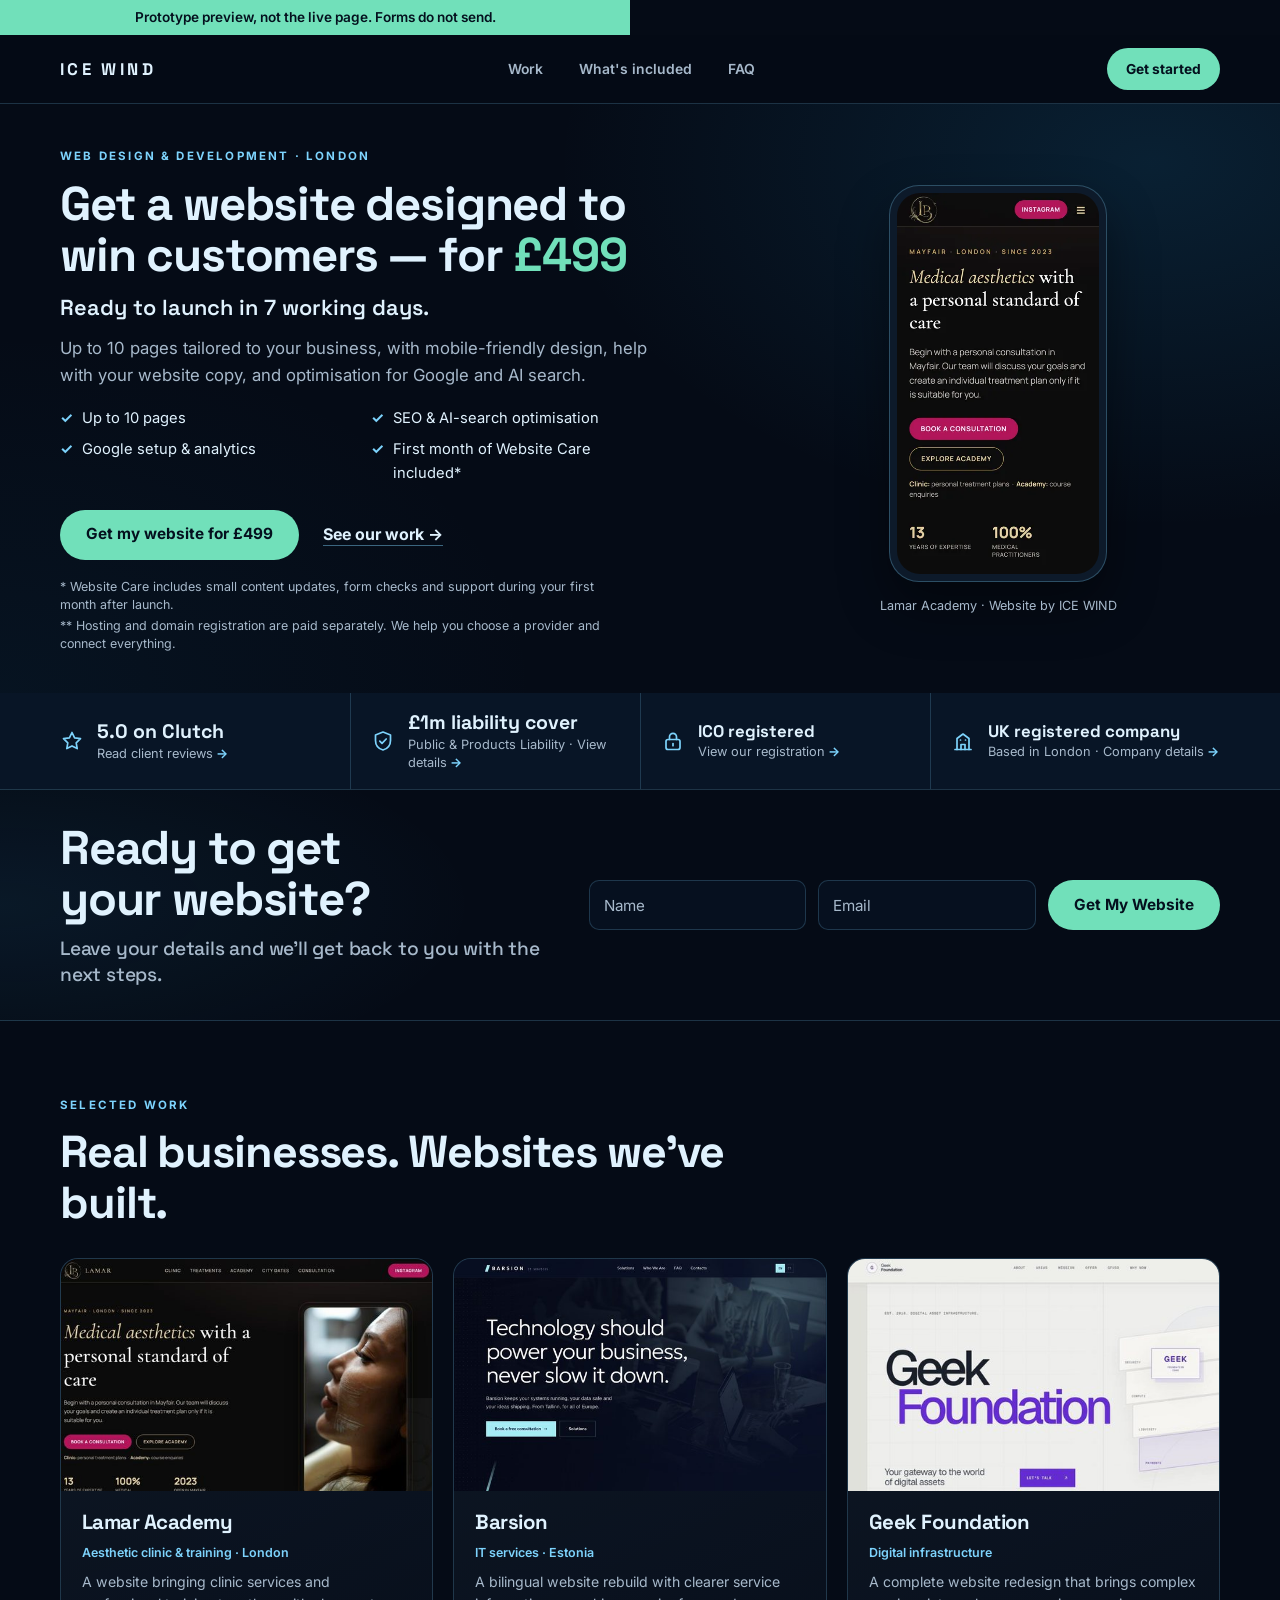
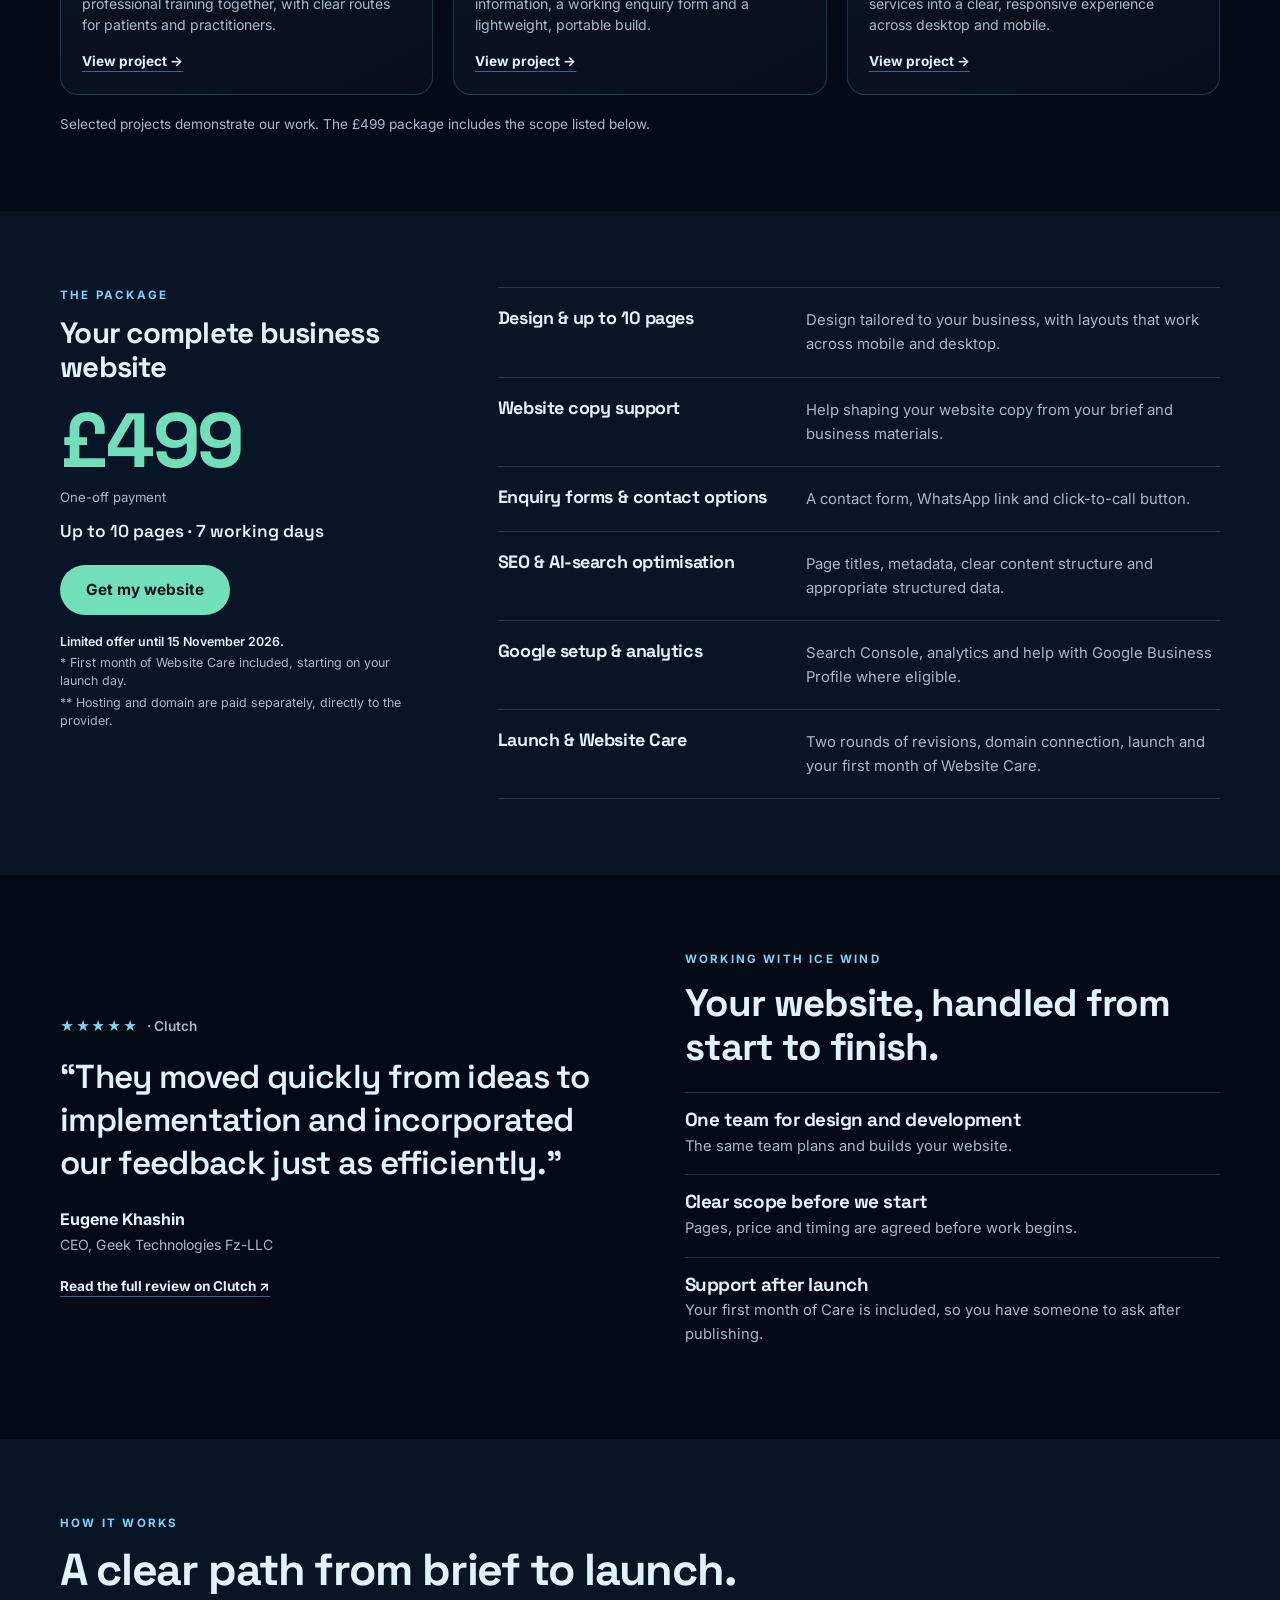
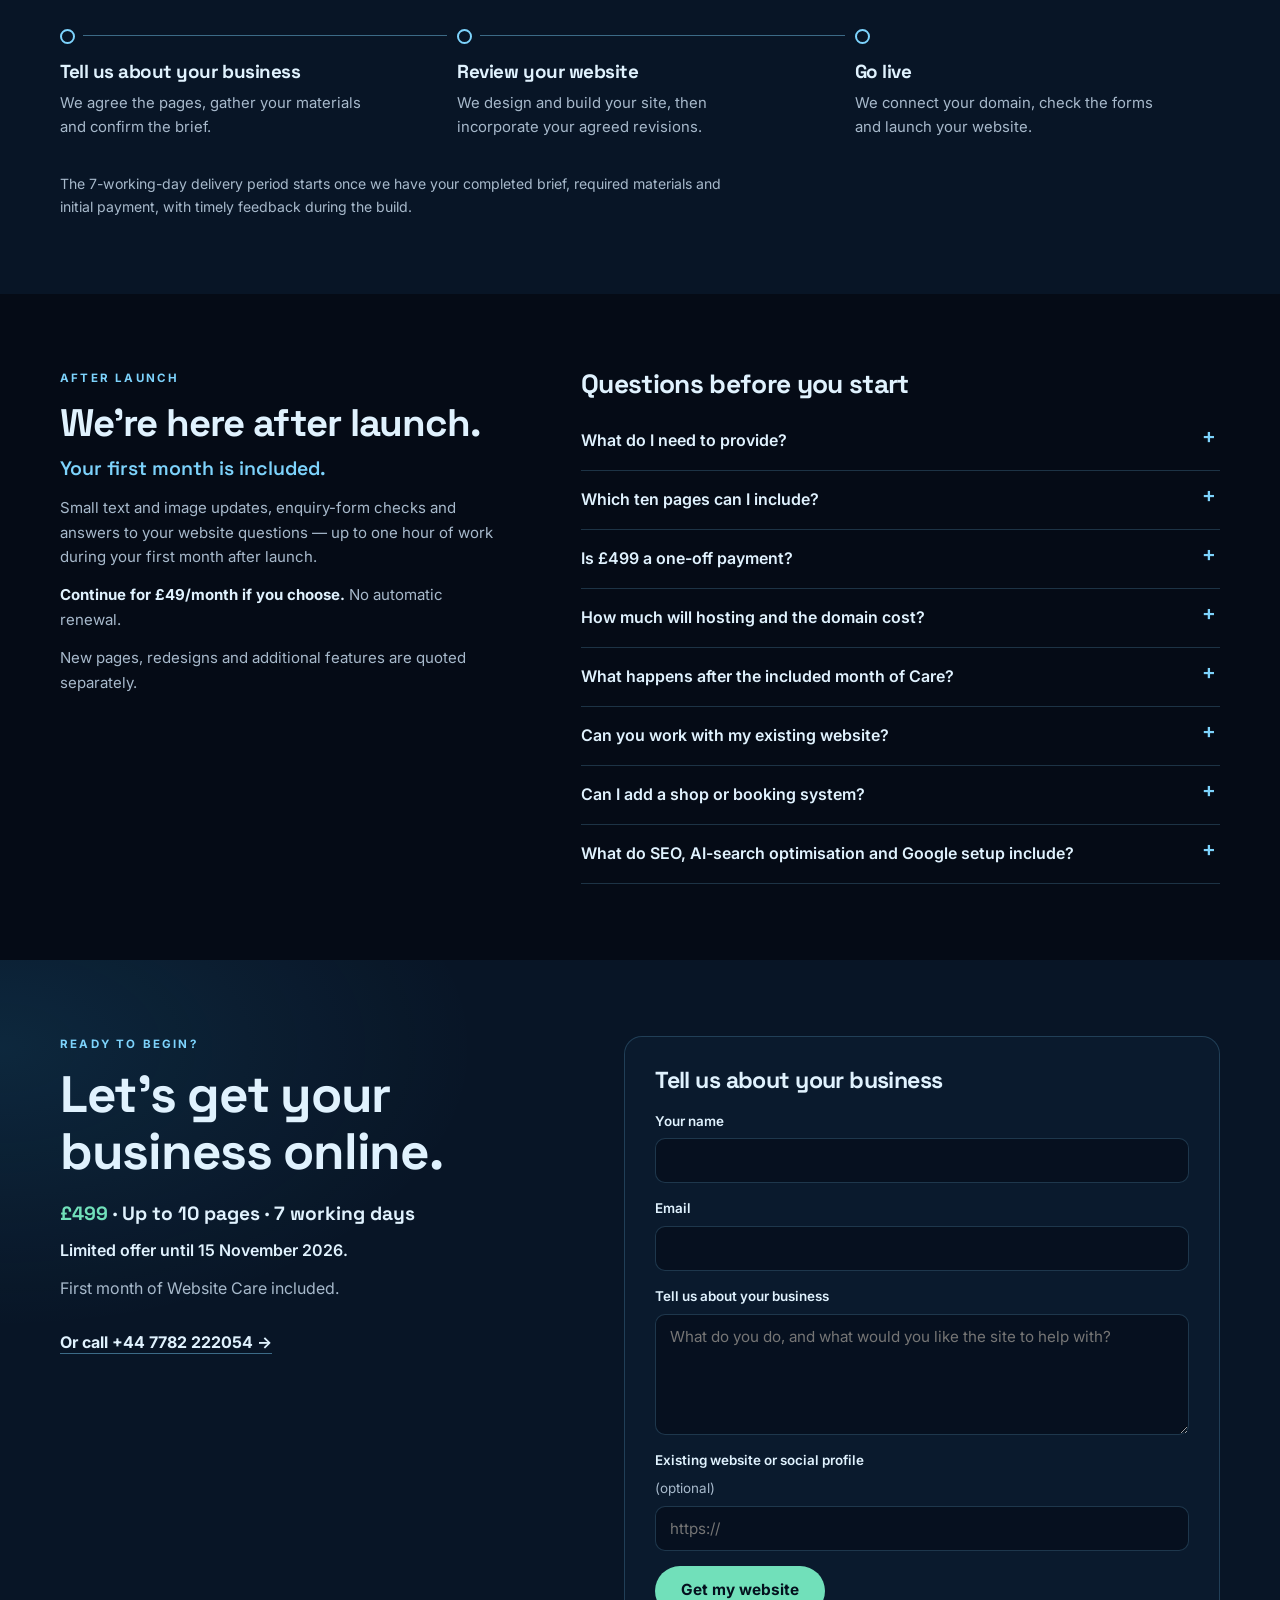
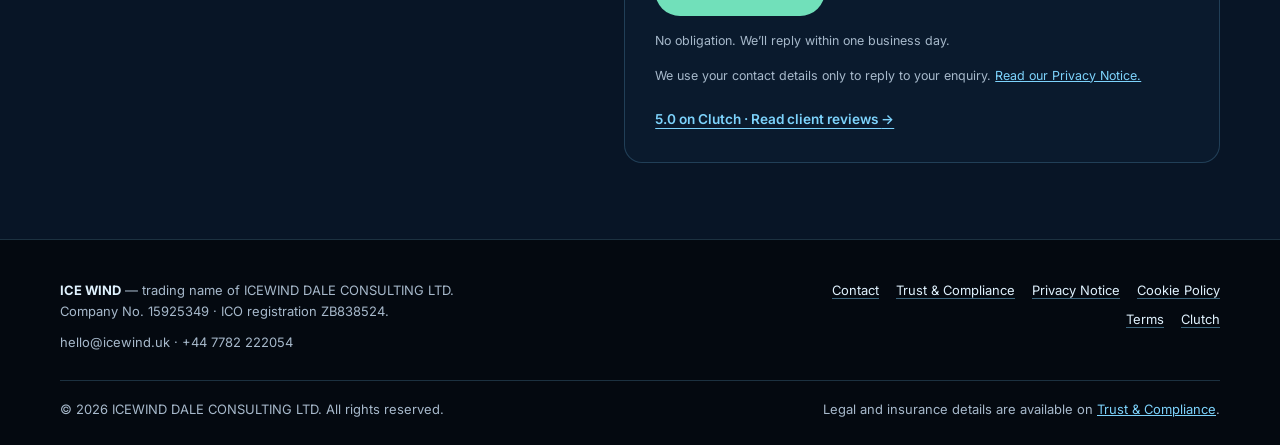
<file: limitedoffer-preview/index.html>
<!doctype html>
<html lang="en">
<head>
  <meta charset="utf-8">
  <meta name="viewport" content="width=device-width, initial-scale=1">
  <meta name="robots" content="noindex,nofollow">
  <meta name="theme-color" content="#050b16">
  <link rel="icon" href="favicon.svg" type="image/svg+xml">
  <title>Business website for £499 | ICE WIND</title>
  <meta name="description" content="A business website of up to 10 pages for £499, ready in 7 working days once your brief and materials are complete. Design, SEO &amp; AI-search optimisation and your first month of Website Care included.">
  <meta property="og:type" content="website">
  <meta property="og:site_name" content="ICE WIND">
  <meta property="og:title" content="Business website for £499 | ICE WIND">
  <meta property="og:description" content="Up to 10 pages, ready in 7 working days. Design, SEO &amp; AI-search optimisation and your first month of Website Care included.">
  <meta property="og:url" content="https://icewind.uk/limitedoffer/">
  <meta property="og:locale" content="en_GB">
  <meta property="og:image" content="https://icewind.uk/assets/og-cover.jpg">
  <meta property="og:image:width" content="1200">
  <meta property="og:image:height" content="630">
  <meta property="og:image:alt" content="ICE WIND web development studio">
  <meta name="twitter:card" content="summary_large_image">
  <meta name="twitter:title" content="Business website for £499 | ICE WIND">
  <meta name="twitter:description" content="Up to 10 pages, ready in 7 working days. Design, SEO &amp; AI-search optimisation and your first month of Website Care included.">
  <meta name="twitter:image" content="https://icewind.uk/assets/og-cover.jpg">
  <link rel="preconnect" href="https://fonts.googleapis.com">
  <link rel="preconnect" href="https://fonts.gstatic.com" crossorigin>
  <link href="https://fonts.googleapis.com/css2?family=Inter:wght@400;500;600;700&amp;family=Space+Grotesk:wght@500;600;700&amp;display=swap" rel="stylesheet">
  <link rel="stylesheet" href="assets/limitedoffer.css?v=p2">
  <!-- ICEWIND:ORGANIZATION-SCHEMA:START -->
<!-- ICEWIND:ORGANIZATION-SCHEMA:END -->
  </head>
<body>
  <p style="margin:0;padding:8px 16px;background:#71e0ba;color:#04101e;font:600 .85rem/1.4 Inter,sans-serif;text-align:center">Prototype preview, not the live page. Forms do not send.</p>
  <a class="skip-link" href="#main">Skip to content</a>
  <header class="offer-header">
    <div class="wrap header-row">
      <a class="brand" href="https://icewind.uk/" aria-label="ICE WIND home">ICE WIND</a>
      <nav class="header-links" aria-label="On this page"><a href="#work">Work</a><a href="#included">What's included</a><a href="#faq">FAQ</a></nav>
      <a class="button button-small" href="#enquiry">Get started</a>
    </div>
  </header>
  <main id="main">
    <section class="hero" aria-labelledby="hero-title"><div class="wrap hero-grid">
      <div class="hero-copy"><p class="eyebrow">Web design &amp; development · London</p><h1 id="hero-title">Get a website designed to win customers — for <span class="price">£499</span></h1><p class="hero-time">Ready to launch in 7 working days.</p><p class="lead">Up to 10 pages tailored to your business, with mobile-friendly design, help with your website copy, and optimisation for Google and AI search.</p>
        <ul class="hero-points"><li>Up to 10 pages</li><li>SEO &amp; AI-search optimisation</li><li>Google setup &amp; analytics</li><li>First month of Website Care included*</li></ul>
        <div class="actions"><a class="button" href="#enquiry">Get my website for £499</a><a class="text-link" href="#work">See our work <span aria-hidden="true">→</span></a></div>
        <div class="notes"><p>* Website Care includes small content updates, form checks and support during your first month after launch.</p><p>** Hosting and domain registration are paid separately. We help you choose a provider and connect everything.</p></div>
      </div>
      <figure class="hero-visual"><div class="phone"><picture><source type="image/webp" srcset="assets/work/lamar-academy/07-mobile-hero-390.webp 390w, assets/work/lamar-academy/07-mobile-hero.webp 780w" sizes="230px"><img src="assets/work/lamar-academy/07-mobile-hero-390.jpg" srcset="assets/work/lamar-academy/07-mobile-hero-390.jpg 390w, assets/work/lamar-academy/07-mobile-hero.jpg 780w" sizes="230px" width="390" height="844" alt="Mobile view of the Lamar Academy website created by ICE WIND" fetchpriority="high"></picture></div><figcaption>Lamar Academy · Website by ICE WIND</figcaption></figure>
    </div></section>

    <section class="proof" aria-label="Company facts"><div class="wrap"><ul class="proof-list">
      <li><a class="proof-item proof-key" href="https://clutch.co/profile/ice-wind" target="_blank" rel="noopener noreferrer"><svg class="proof-icon" viewBox="0 0 24 24" aria-hidden="true"><path d="M12 3.5l2.6 5.3 5.9.9-4.3 4.1 1 5.8L12 16.9l-5.2 2.7 1-5.8-4.3-4.1 5.9-.9z"/></svg><span class="proof-text"><strong>5.0 on Clutch</strong><span>Read client reviews</span></span><span class="proof-arrow" aria-hidden="true">→</span></a></li>
      <li><a class="proof-item proof-key" href="https://icewind.uk/trust/"><svg class="proof-icon" viewBox="0 0 24 24" aria-hidden="true"><path d="M12 3l7.5 3v5.5c0 4.5-3.1 8.2-7.5 9.5-4.4-1.3-7.5-5-7.5-9.5V6z"/><path d="M8.8 12.2l2.2 2.2 4.2-4.4"/></svg><span class="proof-text"><strong>£1m liability cover</strong><span>Public &amp; Products Liability · View details</span></span><span class="proof-arrow" aria-hidden="true">→</span></a></li>
      <li><a class="proof-item" href="https://ico.org.uk/ESDWebPages/Entry/ZB838524" target="_blank" rel="noopener noreferrer"><svg class="proof-icon" viewBox="0 0 24 24" aria-hidden="true"><rect x="5" y="10.5" width="14" height="10" rx="2"/><path d="M8.5 10.5V7.8a3.5 3.5 0 0 1 7 0v2.7"/><path d="M12 14.5v2.2"/></svg><span class="proof-text"><strong>ICO registered</strong><span>View our registration</span></span><span class="proof-arrow" aria-hidden="true">→</span></a></li>
      <li><a class="proof-item" href="https://find-and-update.company-information.service.gov.uk/company/15925349" target="_blank" rel="noopener noreferrer"><svg class="proof-icon" viewBox="0 0 24 24" aria-hidden="true"><path d="M4 20.5h16"/><path d="M6 20.5V9.5l6-4.5 6 4.5v11"/><path d="M10 20.5v-5h4v5"/><path d="M9.5 11h.01M14.5 11h.01"/></svg><span class="proof-text"><strong>UK registered company</strong><span>Based in London · Company details</span></span><span class="proof-arrow" aria-hidden="true">→</span></a></li>
    </ul></div></section>

    <section class="inline-cta" id="inline-cta" aria-labelledby="inline-cta-title">
      <div class="wrap inline-cta-row">
        <div class="inline-cta-copy">
          <h2 id="inline-cta-title">Ready to get your website?</h2>
          <p>Leave your details and we’ll get back to you with the next steps.</p>
        </div>
        <form class="inline-cta-form" id="inline-form" novalidate>
          <label><span class="visually-hidden">Name</span><input name="Name" type="text" placeholder="Name" autocomplete="name"></label>
          <label><span class="visually-hidden">Email</span><input name="Contact" type="email" placeholder="Email" autocomplete="email"></label>
          <button class="button" type="button">Get My Website</button>
        </form>
      </div>
    </section>

    <section class="section" id="work"><div class="wrap"><div class="section-heading"><p class="eyebrow">Selected work</p><h2>Real businesses. Websites we’ve built.</h2></div><div class="case-grid">
      <article class="case-card"><a class="case-image" href="https://icewind.uk/work/lamar-academy/" tabindex="-1" aria-hidden="true"><img src="assets/work/lamar-academy/01-lamar-hero-640.jpg" srcset="assets/work/lamar-academy/01-lamar-hero-640.jpg 640w, assets/work/lamar-academy/01-lamar-hero.jpg 1280w" sizes="(max-width: 900px) 100vw, 380px" width="1280" height="720" loading="lazy" alt="Lamar Academy website homepage"></a><div class="case-body"><h3>Lamar Academy</h3><p class="case-sector">Aesthetic clinic &amp; training · London</p><p>A website bringing clinic services and professional training together, with clear routes for patients and practitioners.</p><a class="card-link" href="https://icewind.uk/work/lamar-academy/">View project <span aria-hidden="true">→</span></a></div></article>
      <article class="case-card"><a class="case-image" href="https://icewind.uk/work/barsion/" tabindex="-1" aria-hidden="true"><img src="assets/work/barsion/01-hero-640.jpg" srcset="assets/work/barsion/01-hero-640.jpg 640w, assets/work/barsion/01-hero.jpg 1280w" sizes="(max-width: 900px) 100vw, 380px" width="1280" height="800" loading="lazy" alt="Barsion website homepage"></a><div class="case-body"><h3>Barsion</h3><p class="case-sector">IT services · Estonia</p><p>A bilingual website rebuild with clearer service information, a working enquiry form and a lightweight, portable build.</p><a class="card-link" href="https://icewind.uk/work/barsion/">View project <span aria-hidden="true">→</span></a></div></article>
      <article class="case-card"><a class="case-image case-image-left" href="https://icewind.uk/work/geek-foundation/" tabindex="-1" aria-hidden="true"><img src="assets/work/geek-foundation/01-geek-foundation-hero-640.jpg" srcset="assets/work/geek-foundation/01-geek-foundation-hero-640.jpg 640w, assets/work/geek-foundation/01-geek-foundation-hero.jpg 1440w" sizes="(max-width: 900px) 100vw, 380px" width="1440" height="720" loading="lazy" alt="Geek Foundation website homepage"></a><div class="case-body"><h3>Geek Foundation</h3><p class="case-sector">Digital infrastructure</p><p>A complete website redesign that brings complex services into a clear, responsive experience across desktop and mobile.</p><a class="card-link" href="https://icewind.uk/work/geek-foundation/">View project <span aria-hidden="true">→</span></a></div></article>
    </div><p class="section-note">Selected projects demonstrate our work. The £499 package includes the scope listed below.</p></div></section>

    <section class="section section-tint" id="included"><div class="wrap package-grid">
      <div class="package-offer"><p class="eyebrow">The package</p><h2>Your complete business website</h2><p class="package-price price">£499</p><p class="package-pay">One-off payment</p><p class="package-meta">Up to 10 pages · 7 working days</p><a class="button" href="#enquiry">Get my website</a><div class="notes"><p class="offer-deadline">Limited offer until 15 November 2026.</p><p>* First month of Website Care included, starting on your launch day.</p><p>** Hosting and domain are paid separately, directly to the provider.</p></div></div>
      <ul class="package-list">
        <li><h3>Design &amp; up to 10 pages</h3><p>Design tailored to your business, with layouts that work across mobile and desktop.</p></li>
        <li><h3>Website copy support</h3><p>Help shaping your website copy from your brief and business materials.</p></li>
        <li><h3>Enquiry forms &amp; contact options</h3><p>A contact form, WhatsApp link and click-to-call button.</p></li>
        <li><h3>SEO &amp; AI-search optimisation</h3><p>Page titles, metadata, clear content structure and appropriate structured data.</p></li>
        <li><h3>Google setup &amp; analytics</h3><p>Search Console, analytics and help with Google Business Profile where eligible.</p></li>
        <li><h3>Launch &amp; Website Care</h3><p>Two rounds of revisions, domain connection, launch and your first month of Website Care.</p></li>
      </ul>
    </div></section>

    <section class="section"><div class="wrap reasons-grid"><figure class="quote"><p class="rating"><span>★★★★★</span> · Clutch</p><blockquote>“They moved quickly from ideas to implementation and incorporated our feedback just as efficiently.”</blockquote><figcaption><strong>Eugene Khashin</strong><span>CEO, Geek Technologies Fz-LLC</span></figcaption><a class="card-link" href="https://clutch.co/go-to-review/dc8386d8-335c-4f48-851c-7d0622683ff3/485830" target="_blank" rel="noopener noreferrer">Read the full review on Clutch <span aria-hidden="true">↗</span></a></figure><div class="reasons"><p class="eyebrow">Working with ICE WIND</p><h2>Your website, handled from start to finish.</h2><div class="reason"><h3>One team for design and development</h3><p>The same team plans and builds your website.</p></div><div class="reason"><h3>Clear scope before we start</h3><p>Pages, price and timing are agreed before work begins.</p></div><div class="reason"><h3>Support after launch</h3><p>Your first month of Care is included, so you have someone to ask after publishing.</p></div></div></div></section>

    <section class="section section-tint"><div class="wrap"><div class="section-heading"><p class="eyebrow">How it works</p><h2>A clear path from brief to launch.</h2></div><ol class="timeline"><li><h3>Tell us about your business</h3><p>We agree the pages, gather your materials and confirm the brief.</p></li><li><h3>Review your website</h3><p>We design and build your site, then incorporate your agreed revisions.</p></li><li><h3>Go live</h3><p>We connect your domain, check the forms and launch your website.</p></li></ol><p class="delivery-note">The 7-working-day delivery period starts once we have your completed brief, required materials and initial payment, with timely feedback during the build.</p></div></section>

    <section class="section" id="faq"><div class="wrap faq-layout"><div class="care"><p class="eyebrow">After launch</p><h2>We’re here after launch.</h2><p class="care-accent">Your first month is included.</p><p>Small text and image updates, enquiry-form checks and answers to your website questions — up to one hour of work during your first month after launch.</p><p><strong>Continue for £49/month if you choose.</strong> No automatic renewal.</p><p>New pages, redesigns and additional features are quoted separately.</p></div><div class="faq"><h2>Questions before you start</h2><details><summary>What do I need to provide?</summary><p>A completed brief, your logo and brand materials if you have them, and the information or images you want on the site. We can help shape copy from your notes.</p></details><details><summary>Which ten pages can I include?</summary><p>We agree the page list before work begins. Home, About, Services, individual service pages, Work, Reviews, FAQ and Contact are one common mix, but yours can be different.</p></details><details><summary>Is £499 a one-off payment?</summary><p>Yes. The website package is a single payment of £499. Hosting and the domain are paid to their providers, and Website Care after the included month is optional at £49/month.</p></details><details><summary>How much will hosting and the domain cost?</summary><p>They are paid separately, directly to the provider. We will explain suitable options and their ongoing costs before you choose. Help choosing a provider, connecting your domain and launching the site are included in the package.</p></details><details><summary>What happens after the included month of Care?</summary><p>You can continue for £49/month if you choose, with no automatic renewal. New pages, redesigns and extra features are quoted separately.</p></details><details><summary>Can you work with my existing website?</summary><p>Yes. We will assess whether this fixed package fits, or whether a separate redesign quote makes more sense.</p></details><details><summary>Can I add a shop or booking system?</summary><p>A shop or custom booking system is outside this £499 package. Tell us what you need and we can quote it separately.</p></details><details><summary>What do SEO, AI-search optimisation and Google setup include?</summary><p>We set page titles and descriptions, organise content clearly, add appropriate structured data, and help connect Search Console and analytics. We can help with a Google Business Profile if your business is eligible. Search rankings and AI recommendations are never guaranteed; Google controls its own verification timetable.</p></details></div></div></section>

    <section class="section final" id="enquiry"><div class="wrap final-grid"><div><p class="eyebrow">Ready to begin?</p><h2>Let’s get your business online.</h2><p class="final-price"><span class="price">£499</span> · Up to 10 pages · 7 working days</p><p class="offer-deadline">Limited offer until 15 November 2026.</p><p>First month of Website Care included.</p><a class="text-link" href="tel:+447782222054">Or call +44 7782 222054 <span aria-hidden="true">→</span></a></div><div class="form-card"><h3>Tell us about your business</h3><p class="form-status" id="form-status" role="status" aria-live="polite" hidden></p><form id="offer-form"><input type="hidden" name="_subject" value="New ICE WIND £499 website enquiry"><input type="hidden" name="_next" value="https://icewind.uk/limitedoffer/?sent=true"><div class="honeypot" aria-hidden="true"><label for="offer-website">Leave this field empty</label><input id="offer-website" name="_honey" type="text" tabindex="-1" autocomplete="off"></div><label>Your name<input name="Name" type="text" autocomplete="name" required></label><label>Email<input name="Contact" type="email" autocomplete="email" required></label><label>Tell us about your business<textarea name="Message" rows="5" required placeholder="What do you do, and what would you like the site to help with?"></textarea></label><label>Existing website or social profile <span class="optional">(optional)</span><input name="Reference" type="text" inputmode="url" placeholder="https://"></label><button class="button" type="button">Get my website</button><p class="form-small">No obligation. We’ll reply within one business day.</p><p class="form-small">We use your contact details only to reply to your enquiry. <a href="https://icewind.uk/privacy/">Read our Privacy Notice.</a></p></form><a class="form-review" href="https://clutch.co/profile/ice-wind" target="_blank" rel="noopener noreferrer">5.0 on Clutch · Read client reviews <span aria-hidden="true">→</span></a></div></div></section>
  </main>
  <footer><div class="wrap footer-grid"><div><p><strong>ICE WIND</strong> — trading name of ICEWIND DALE CONSULTING LTD.<br>Company No. 15925349 · ICO registration ZB838524.</p><p><a href="mailto:hello@icewind.uk">hello@icewind.uk</a> · <a href="tel:+447782222054">+44 7782 222054</a></p></div><nav aria-label="Legal and company"><a href="https://icewind.uk/contact/">Contact</a><a href="https://icewind.uk/trust/">Trust &amp; Compliance</a><a href="https://icewind.uk/privacy/">Privacy Notice</a><a href="https://icewind.uk/cookies/">Cookie Policy</a><a href="https://icewind.uk/terms/">Terms</a><a href="https://clutch.co/profile/ice-wind" target="_blank" rel="noopener noreferrer">Clutch</a></nav></div><div class="wrap footer-last"><span>© 2026 ICEWIND DALE CONSULTING LTD. All rights reserved.</span><span>Legal and insurance details are available on <a href="https://icewind.uk/trust/">Trust &amp; Compliance</a>.</span></div></footer>
</body>
</html>
</file>
<file: limitedoffer-preview/assets/limitedoffer.css>
:root{--bg:#050b16;--bg-2:#081526;--panel:#0b1c30;--line:rgba(125,211,252,.2);--ice:#7dd3fc;--ice-strong:#38bdf8;--frost:#e0f2fe;--text:#dbe7f4;--muted:#a7b9cb;--mint:#71e0ba;--mint-hover:#97ecd0;--ink:#04101e}
*{box-sizing:border-box}html{scroll-behavior:smooth}body{margin:0;background:var(--bg);color:var(--text);font:400 16px/1.62 Inter,system-ui,sans-serif}img{max-width:100%;height:auto}a{color:inherit;text-decoration:none}h1,h2,h3,p,figure{margin:0}h1,h2,h3{font-family:'Space Grotesk',sans-serif;line-height:1.13;letter-spacing:-.025em}h2{font-size:clamp(2rem,3.5vw,3rem)}h3{font-size:1.18rem;color:var(--frost)}p{max-width:70ch}.wrap{width:min(1160px,calc(100% - 48px));margin-inline:auto}.skip-link{position:absolute;top:-100px;left:12px;z-index:100;background:var(--ice);color:#04101e;padding:8px 14px}.skip-link:focus{top:10px}:focus-visible{outline:3px solid var(--ice);outline-offset:3px}section{scroll-margin-top:90px}.price{color:var(--mint)}
.offer-header{position:sticky;top:0;z-index:40;background:rgba(5,11,22,.94);backdrop-filter:blur(18px);border-bottom:1px solid var(--line)}.header-row{display:flex;align-items:center;gap:24px;min-height:68px}.brand{display:flex;align-items:center;gap:9px;flex:none;color:var(--frost);font:700 1.05rem/1 'Space Grotesk',sans-serif;letter-spacing:.2em;white-space:nowrap}.brand img{display:block;width:38px;height:38px}.header-links{display:flex;align-items:center;justify-content:center;gap:clamp(16px,3vw,36px);flex:1;white-space:nowrap}.header-links a{color:var(--muted);font-size:.87rem;font-weight:600}.header-links a:hover,.text-link:hover,.card-link:hover,footer a:hover{color:var(--ice)}
.button{display:inline-flex;align-items:center;justify-content:center;gap:12px;border:0;border-radius:999px;background:var(--mint);color:var(--ink);font:700 .96rem/1.2 Inter,sans-serif;padding:15px 26px;min-height:50px;cursor:pointer;white-space:nowrap;transition:background-color .2s,transform .2s}.button:hover{background:var(--mint-hover);transform:translateY(-1px)}.button:active{transform:none}.button:focus-visible{outline:3px solid var(--frost);outline-offset:3px;background:var(--mint-hover)}.button:disabled{opacity:.68;cursor:wait;transform:none}.button-small{min-height:42px;padding:11px 19px;font-size:.86rem}
.hero{overflow:hidden;background:radial-gradient(850px 520px at 90% 10%,rgba(31,144,201,.16),transparent 70%),radial-gradient(720px 480px at 0 100%,rgba(24,116,163,.08),transparent 75%);padding:44px 0 40px}.hero-grid{display:grid;grid-template-columns:minmax(0,3fr) minmax(0,2fr);align-items:center;gap:clamp(28px,4vw,64px)}.hero-copy{min-width:0}.eyebrow{text-transform:uppercase;letter-spacing:.19em;font:700 .72rem/1.4 Inter,sans-serif;color:var(--ice);margin-bottom:14px}.hero h1{font-size:clamp(2.2rem,3.7vw,3.3rem);line-height:1.08;max-width:19ch;color:var(--frost);text-wrap:balance}.hero-time{font:600 clamp(1.15rem,1.7vw,1.4rem)/1.3 'Space Grotesk',sans-serif;color:var(--frost);margin-top:14px}.lead{font-size:1.05rem;color:var(--muted);margin-top:12px;max-width:56ch}.hero-points{display:grid;grid-template-columns:1fr 1fr;gap:7px 22px;list-style:none;margin:18px 0 0;padding:0;font-size:.92rem;color:var(--frost);max-width:600px}.hero-points li{display:flex;gap:9px;align-items:flex-start}.hero-points li:before{content:'✓';color:var(--ice);font-weight:700}.actions{display:flex;align-items:center;flex-wrap:wrap;gap:24px;margin-top:24px}.text-link,.card-link{font-weight:700;color:var(--frost);text-decoration:underline;text-decoration-color:rgba(125,211,252,.45);text-underline-offset:5px}.notes{display:grid;gap:3px;margin-top:18px;color:var(--muted);font-size:.78rem;line-height:1.45}.hero-visual{min-width:0;justify-self:center;text-align:center}.phone{width:clamp(190px,17vw,230px);margin-inline:auto;padding:7px;background:#0d1a2a;border:1px solid rgba(125,211,252,.28);border-radius:30px;box-shadow:0 24px 50px rgba(0,0,0,.42)}.phone img{display:block;width:100%;aspect-ratio:390/738;object-fit:cover;object-position:top;border-radius:23px}.hero-visual figcaption{color:var(--muted);font-size:.79rem;margin-top:14px}
.proof{background:var(--bg-2)}.proof-list{list-style:none;margin:0;padding:0;display:grid;grid-template-columns:repeat(4,minmax(0,1fr))}.proof-list li{min-width:0}.proof-list li+li{border-left:1px solid var(--line)}.proof-item{display:grid;grid-template-columns:auto minmax(0,1fr) auto;align-items:center;gap:13px;height:100%;padding:18px 20px}.proof-list li:first-child .proof-item{padding-left:0}.proof-list li:last-child .proof-item{padding-right:0}.proof-icon{width:24px;height:24px;fill:none;stroke:var(--ice);stroke-width:1.7;stroke-linecap:round;stroke-linejoin:round}.proof-text{display:grid;gap:2px;min-width:0}.proof-text strong{font:700 1.05rem/1.2 'Space Grotesk',sans-serif;color:var(--frost);text-wrap:balance}.proof-key .proof-text strong{font-size:1.22rem}.proof-text span{font-size:.8rem;line-height:1.35;color:var(--muted)}.proof-text span:after{content:' →';color:var(--ice);font-weight:700}.proof-arrow{display:none;color:var(--ice);font-weight:700;transition:transform .2s}.proof-item{grid-template-columns:auto minmax(0,1fr)}.proof-item:hover strong{color:var(--ice)}.proof-item:hover .proof-arrow{transform:translateX(3px)}
.section{padding:76px 0}.section-tint{background:var(--bg-2)}.section-heading{margin-bottom:30px;max-width:780px}.section-heading h2{color:var(--frost)}.section-note{margin-top:18px;font-size:.85rem;color:var(--muted)}.case-grid{display:grid;grid-template-columns:repeat(3,minmax(0,1fr));gap:20px}.case-card,.form-card{border:1px solid var(--line);border-radius:18px;background:linear-gradient(155deg,rgba(148,199,255,.07),rgba(148,199,255,.025))}.case-card{overflow:hidden;display:flex;flex-direction:column}.case-image{display:block;overflow:hidden;background:#132940}.case-image img{display:block;width:100%;aspect-ratio:16/10;object-fit:cover;object-position:center top;transition:transform .35s}.case-image-left img{object-position:left top}.case-card:hover .case-image img{transform:scale(1.025)}.case-body{display:flex;flex-direction:column;align-items:flex-start;gap:8px;padding:20px 21px 22px;flex:1}.case-body h3{font-size:1.28rem}.case-sector{font-size:.78rem;color:var(--ice);font-weight:600}.case-body>p:not(.case-sector){font-size:.88rem;color:var(--muted);line-height:1.55}.card-link{font-size:.85rem;margin-top:auto;padding-top:6px}
.package-grid{display:grid;grid-template-columns:minmax(0,1fr) minmax(0,2fr);gap:clamp(36px,6vw,88px);align-items:start}.package-offer{position:sticky;top:96px}.package-offer h2{font-size:clamp(1.55rem,2.3vw,2rem);color:var(--frost)}.package-price{font:700 clamp(3.6rem,6vw,4.8rem)/1 'Space Grotesk',sans-serif;letter-spacing:-.035em;margin-top:18px}.offer-deadline{color:var(--frost)!important;font-weight:600}.package-pay{font-size:.82rem;color:var(--muted);margin-top:8px}.package-meta{font:600 1.08rem/1.35 'Space Grotesk',sans-serif;color:var(--frost);margin-top:12px}.package-offer .button{margin-top:22px}.package-list{list-style:none;margin:0;padding:0;border-top:1px solid var(--line)}.package-list li{display:grid;grid-template-columns:minmax(0,.8fr) minmax(0,1.2fr);gap:6px 32px;padding:20px 0;border-bottom:1px solid var(--line)}.package-list h3{font-size:1.12rem}.package-list p{font-size:.93rem;color:var(--muted)}
.reasons-grid{display:grid;grid-template-columns:minmax(0,1fr) minmax(0,1fr);gap:clamp(40px,7vw,96px);align-items:center}.rating{color:var(--muted);font-size:.85rem;font-weight:600}.rating span{color:var(--ice);letter-spacing:.12em;margin-right:6px}.quote blockquote{font:600 clamp(1.5rem,2.6vw,2.15rem)/1.3 'Space Grotesk',sans-serif;letter-spacing:-.02em;color:var(--frost);margin:18px 0 22px}.quote figcaption{display:grid;gap:2px;font-size:.88rem;color:var(--muted);margin-bottom:16px}.quote figcaption strong{color:var(--frost);font-size:1rem}.reasons h2{font-size:clamp(1.8rem,3vw,2.5rem);color:var(--frost);margin-bottom:24px}.reason{padding:16px 0;border-top:1px solid var(--line)}.reason h3{margin-bottom:4px}.reason p{color:var(--muted);font-size:.92rem}
.timeline{list-style:none;margin:0;padding:0;display:grid;grid-template-columns:repeat(3,minmax(0,1fr));gap:32px}.timeline li{position:relative;padding-top:36px}.timeline li:before{content:'';position:absolute;top:4px;left:0;width:11px;height:11px;border-radius:50%;background:var(--bg-2);border:2px solid var(--ice)}.timeline li:not(:last-child):after{content:'';position:absolute;top:10px;left:23px;right:-22px;height:1px;background:rgba(125,211,252,.45)}.timeline h3{margin-bottom:8px}.timeline p{font-size:.93rem;color:var(--muted);max-width:34ch}.delivery-note{margin-top:34px;font-size:.88rem;color:var(--muted);max-width:76ch}
.faq-layout{display:grid;grid-template-columns:minmax(0,.82fr) minmax(0,1.18fr);gap:clamp(40px,6vw,80px);align-items:start}.care h2{font-size:clamp(1.9rem,3vw,2.5rem);color:var(--frost)}.care-accent{font:600 1.22rem/1.35 'Space Grotesk',sans-serif;color:var(--ice);margin-top:12px}.care p:not(.eyebrow):not(.care-accent){margin-top:14px;color:var(--muted);font-size:.94rem}.care strong{color:var(--frost)}.faq h2{font-size:1.65rem;color:var(--frost);margin-bottom:12px}.faq details{border-bottom:1px solid var(--line)}.faq summary{cursor:pointer;list-style:none;position:relative;padding:16px 32px 16px 0;font-weight:600;color:var(--frost)}.faq summary::-webkit-details-marker{display:none}.faq summary:after{content:'+';position:absolute;right:4px;top:14px;color:var(--ice);font-size:1.3rem;line-height:1}.faq details[open] summary:after{content:'−'}.faq details p{padding:0 25px 18px 0;font-size:.9rem;color:var(--muted)}
.final{background:radial-gradient(680px 400px at 0 10%,rgba(56,189,248,.11),transparent 70%),var(--bg-2)}.final-grid{display:grid;grid-template-columns:minmax(0,.9fr) minmax(0,1.1fr);gap:clamp(34px,6vw,90px);align-items:start}.final h2{font-size:clamp(2.3rem,4vw,3.4rem);color:var(--frost);margin-bottom:20px}.final-grid>div:first-child>p:not(.eyebrow){color:var(--muted);margin-bottom:12px}.final-grid .final-price{font:700 1.2rem 'Space Grotesk',sans-serif;color:var(--frost)!important}.final-grid .text-link{display:inline-block;margin-top:16px}.form-card{padding:30px;background:#0a1a2d}.form-card h3{font-size:1.45rem;margin-bottom:18px}.form-card form{display:grid;gap:15px}.form-card label{display:grid;gap:6px;color:var(--frost);font-size:.84rem;font-weight:600}.form-card input,.form-card textarea{width:100%;min-width:0;border:1px solid var(--line);border-radius:10px;padding:12px 14px;background:#06101f;color:var(--text);font:400 .95rem Inter,sans-serif}.form-card textarea{resize:vertical;min-height:118px}.form-card input:focus,.form-card textarea:focus{outline:2px solid var(--ice);outline-offset:1px}.optional{font-weight:400;color:var(--muted)}.form-card .button{justify-self:start}.form-small{font-size:.78rem;color:var(--muted)}.form-small a{color:var(--ice);text-decoration:underline}.form-status{padding:12px;border:1px solid var(--ice);border-radius:10px;margin:0 0 16px;color:var(--frost)}.form-status[hidden]{display:none}.form-review{display:inline-block;margin-top:22px;color:var(--ice);font-size:.85rem;font-weight:600;text-decoration:underline;text-underline-offset:4px}.honeypot{position:absolute;left:-10000px;width:1px;height:1px;overflow:hidden}
.inline-cta{background:radial-gradient(680px 260px at 0 50%,rgba(56,189,248,.08),transparent 70%),var(--bg);border-top:1px solid var(--line);border-bottom:1px solid var(--line);padding:32px 0}.inline-cta-row{display:flex;align-items:center;justify-content:space-between;gap:32px}.inline-cta-copy{min-width:0}.inline-cta h2{font-size:clamp(2.2rem,3.7vw,3.3rem);line-height:1.08;color:var(--frost);text-wrap:balance}.inline-cta-copy p{margin-top:12px;font:500 clamp(1.1rem,1.5vw,1.3rem)/1.35 'Space Grotesk',sans-serif;letter-spacing:-.01em;color:var(--muted)}.inline-cta-form{display:flex;align-items:center;gap:12px;flex:none}.inline-cta-form label{display:block;width:clamp(200px,17vw,240px)}.inline-cta-form input{display:block;width:100%;min-width:0;height:50px;border:1px solid var(--line);border-radius:10px;padding:0 14px;background:#06101f;color:var(--text);font:400 .95rem Inter,sans-serif}.inline-cta-form input::placeholder{color:var(--muted);opacity:1}.inline-cta-form input:focus{outline:2px solid var(--ice);outline-offset:1px}.visually-hidden{position:absolute!important;width:1px;height:1px;padding:0;margin:-1px;overflow:hidden;clip:rect(0,0,0,0);white-space:nowrap;border:0}
footer{border-top:1px solid var(--line);background:#040910;padding:40px 0 25px;color:var(--muted);font-size:.81rem}.footer-grid{display:flex;justify-content:space-between;gap:28px;flex-wrap:wrap}.footer-grid p+p{margin-top:10px}.footer-grid strong{color:var(--frost)}.footer-grid nav{display:flex;flex-wrap:wrap;align-content:start;justify-content:flex-end;gap:8px 17px;max-width:440px}.footer-grid nav a,footer-grid p a{color:var(--frost);text-decoration:underline;text-decoration-color:rgba(125,211,252,.45);text-underline-offset:3px}.footer-last{display:flex;justify-content:space-between;flex-wrap:wrap;gap:8px 20px;border-top:1px solid var(--line);margin-top:27px;padding-top:18px}.footer-last a{color:var(--ice);text-decoration:underline}
@media(max-width:1020px){.proof-item{padding:16px 12px;gap:10px}.proof-text strong{font-size:.98rem}.proof-key .proof-text strong{font-size:1.12rem}.proof-text span{font-size:.76rem}}
@media(max-width:900px){.hero-grid,.reasons-grid,.faq-layout,.final-grid,.package-grid{grid-template-columns:1fr}.hero-grid{gap:34px}.hero h1{max-width:20ch}.package-offer{position:static}.case-grid{grid-template-columns:1fr;gap:16px}.case-card{display:grid;grid-template-columns:minmax(0,1fr) minmax(0,1.1fr);align-items:center}.case-body{padding:18px 20px}.faq-layout{gap:34px}.proof-list{grid-template-columns:1fr 1fr}.proof-list li:nth-child(3){border-left:0}.proof-list li:nth-child(n+3){border-top:1px solid var(--line)}.proof-list li .proof-item,.proof-list li:first-child .proof-item,.proof-list li:last-child .proof-item{padding:16px 14px}.inline-cta{padding:30px 0}.inline-cta-row{flex-direction:column;align-items:stretch;gap:18px}.inline-cta-form{flex:1 1 auto}.inline-cta-form label{flex:1 1 0;width:auto;min-width:0}}
@media(max-width:700px){.wrap{width:min(100% - 32px,1160px)}.header-row{gap:10px;min-height:62px}.brand{font-size:.89rem;letter-spacing:.1em}.brand img{width:32px;height:32px}.header-links{display:none}.header-row>.button{margin-left:auto}.hero{padding:32px 0 36px}.hero h1{font-size:clamp(1.95rem,8.4vw,2.6rem)}.hero-time{font-size:1.15rem}.lead{font-size:1rem}.hero-points{grid-template-columns:1fr;font-size:.95rem}.phone{width:180px;border-radius:26px}.phone img{aspect-ratio:390/600;border-radius:19px}
.proof{padding:4px 0}.proof-list{grid-template-columns:1fr}.proof-list li+li{border-left:0;border-top:1px solid var(--line)}.proof-list li:nth-child(n+3){border-top:1px solid var(--line)}.proof-list li .proof-item,.proof-list li:first-child .proof-item,.proof-list li:last-child .proof-item{padding:16px 0;gap:16px}.proof-icon{width:26px;height:26px}.proof-item{grid-template-columns:auto minmax(0,1fr) auto}.proof-text strong{font-size:1.25rem}.proof-key .proof-text strong{font-size:1.375rem}.proof-text span{font-size:.94rem}.proof-text span:after{content:none}.proof-arrow{display:block;font-size:1.2rem}
.section{padding:60px 0}.case-card{display:flex}.case-body{padding:18px 18px 20px}.package-list li{grid-template-columns:1fr;padding:18px 0}.timeline{grid-template-columns:1fr;gap:0}.timeline li{padding:0 0 28px 34px}.timeline li:last-child{padding-bottom:0}.timeline li:before{top:5px}.timeline li:not(:last-child):after{top:22px;bottom:2px;left:6px;right:auto;width:1px;height:auto}.delivery-note{margin-top:28px}.footer-grid nav{justify-content:flex-start}.inline-cta{padding:28px 0}.inline-cta h2{font-size:clamp(1.95rem,8.4vw,2.6rem)}.inline-cta-copy p{font-size:1.1rem}.inline-cta-form{flex-direction:column;align-items:stretch;gap:10px}.inline-cta-form label{flex:none;width:100%}.inline-cta-form .button{width:100%}}
@media(max-width:520px){.actions{gap:18px}.actions .button{width:100%}.form-card{padding:23px}.footer-last{display:grid}.button-small{padding-inline:14px}}
@media(max-width:360px){.brand img{display:none}.brand{font-size:.79rem}.header-row>.button{font-size:.78rem;padding-inline:12px}.actions .button{white-space:normal}}
@media(prefers-reduced-motion:reduce){html{scroll-behavior:auto}.button,.case-image img,.proof-arrow{transition:none}}
</file>
